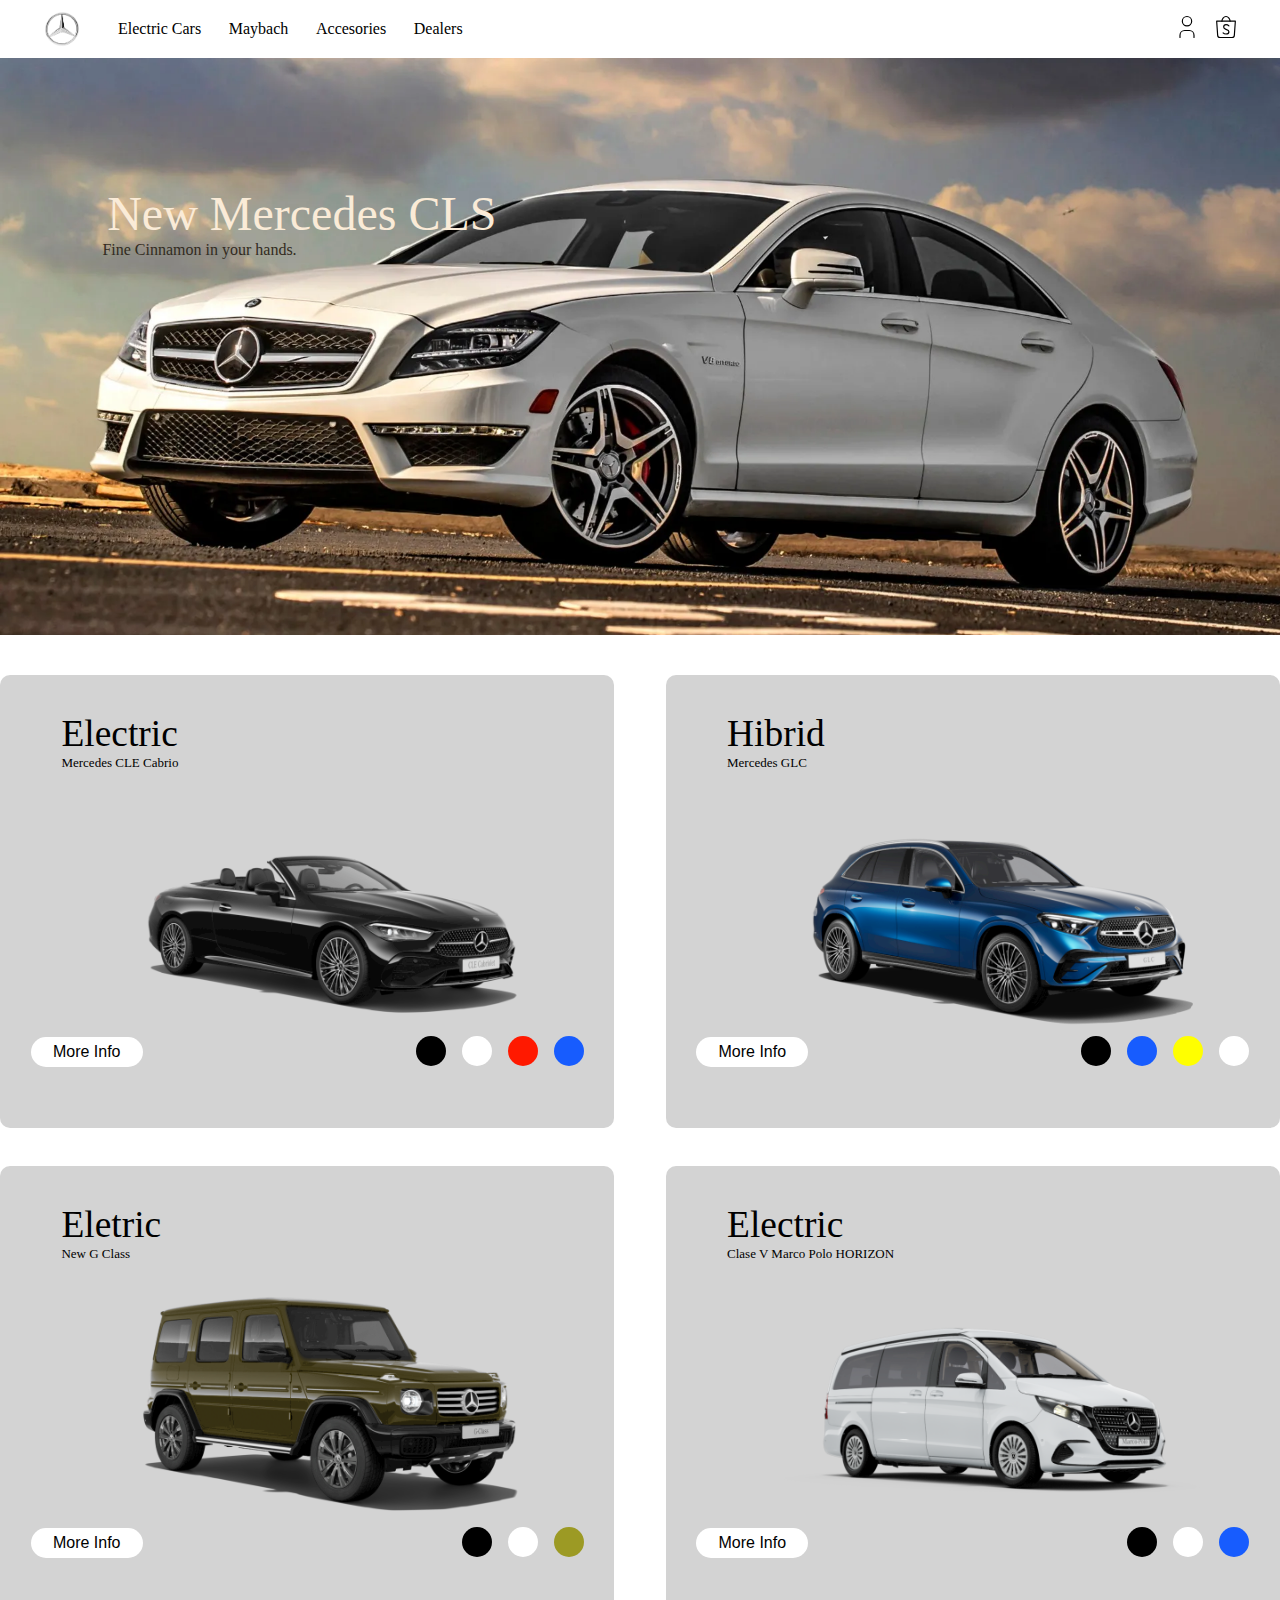
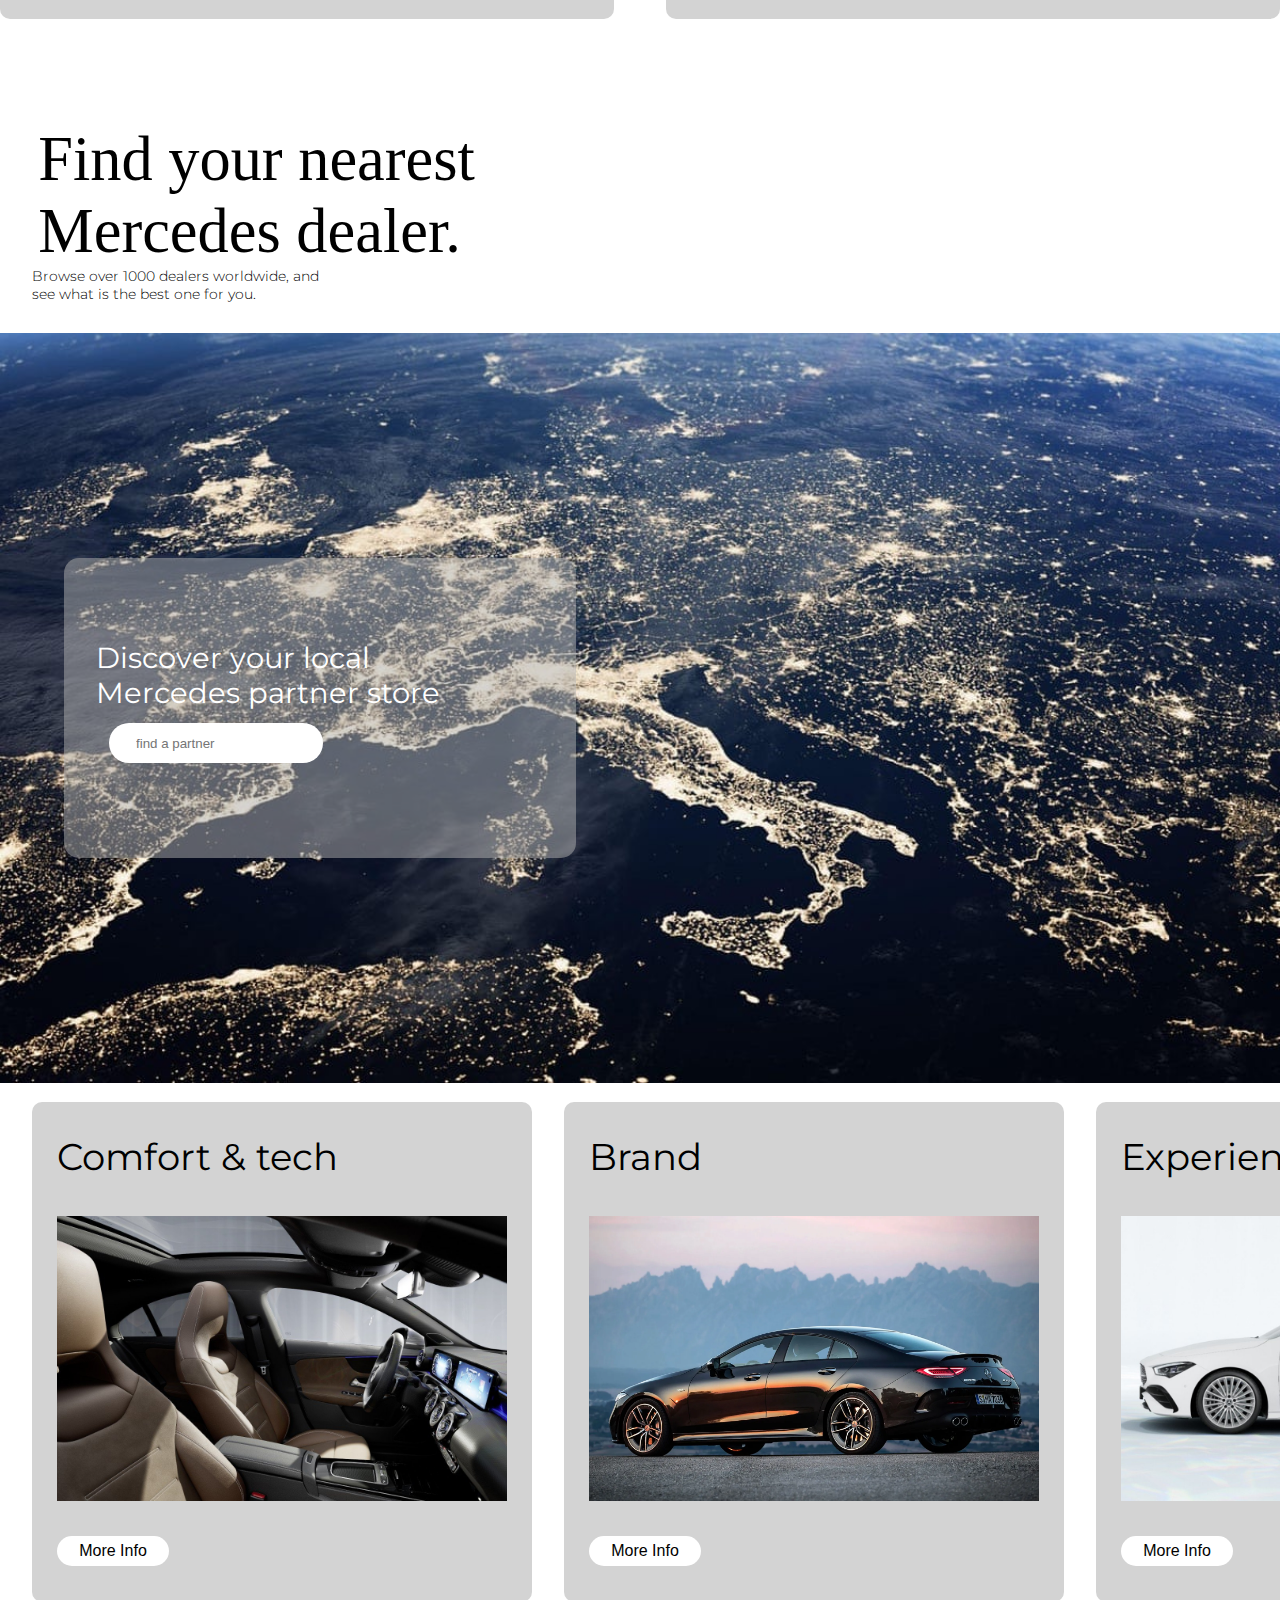
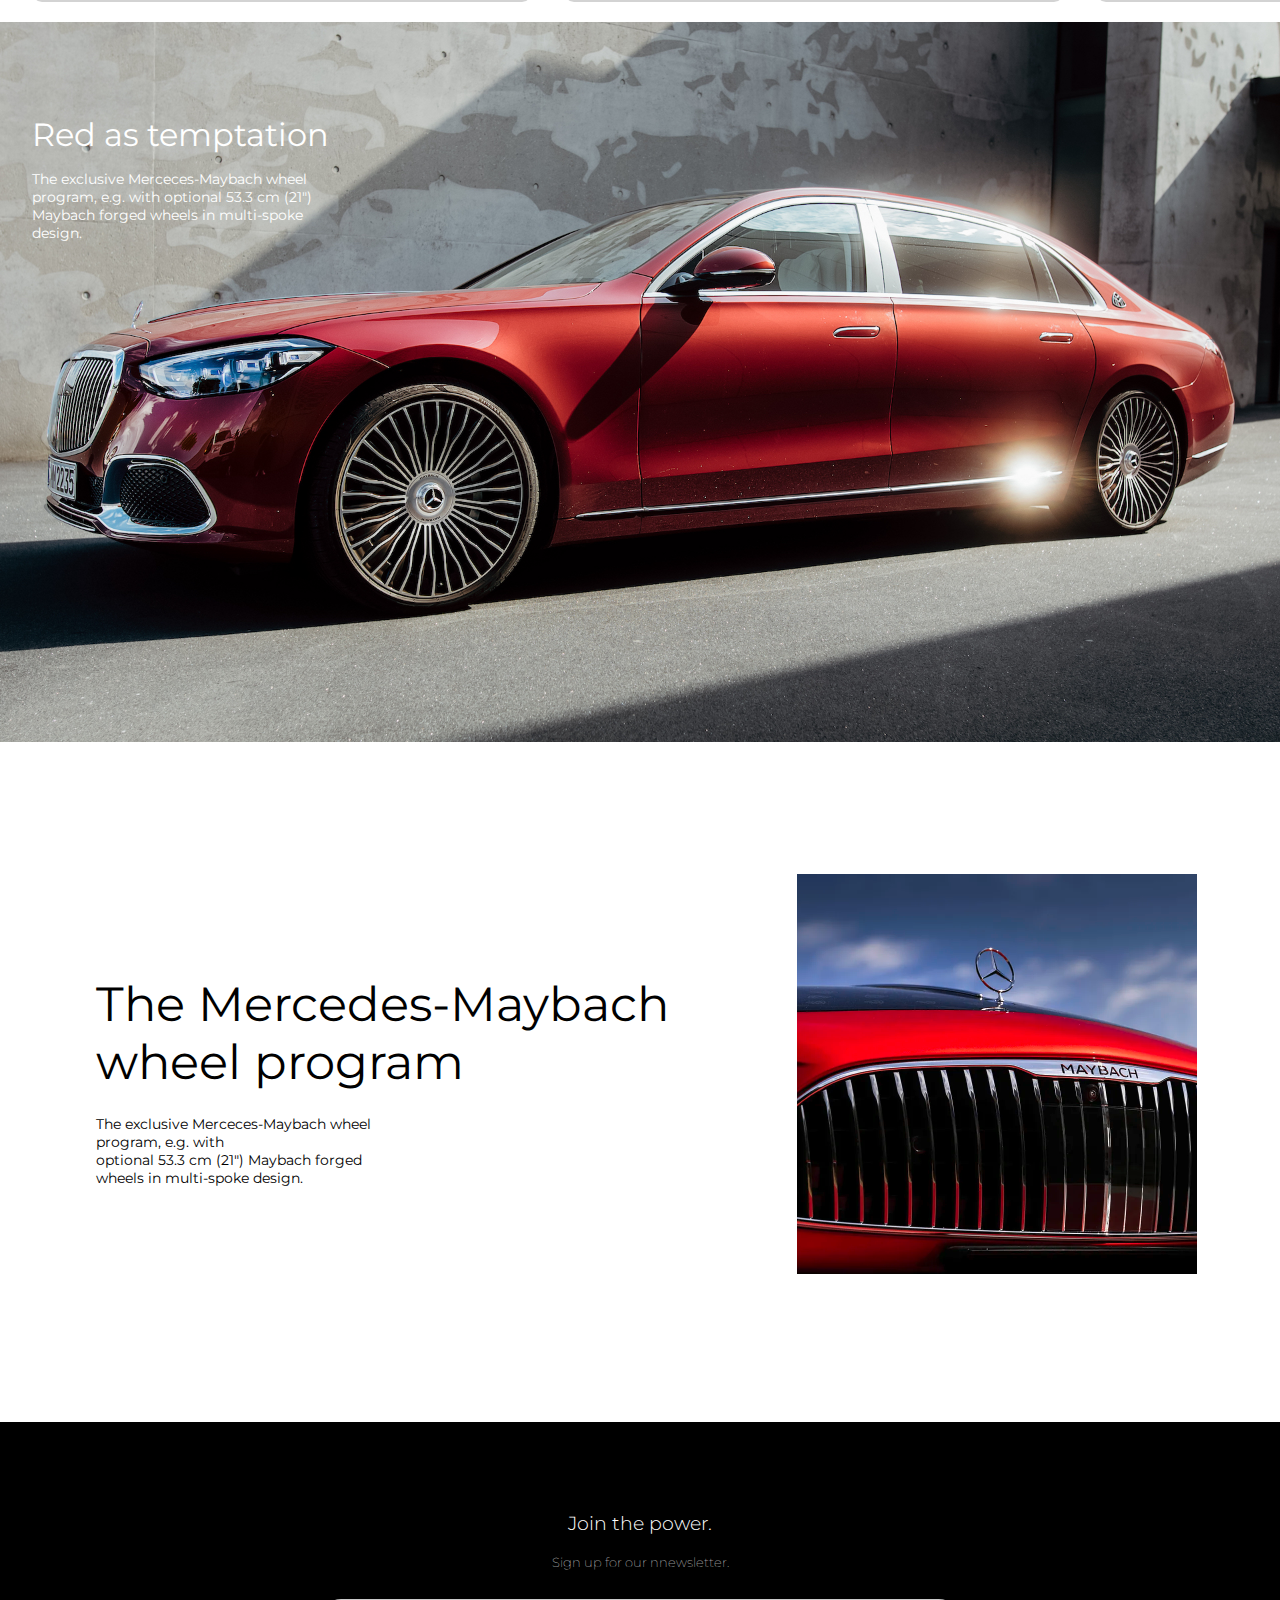
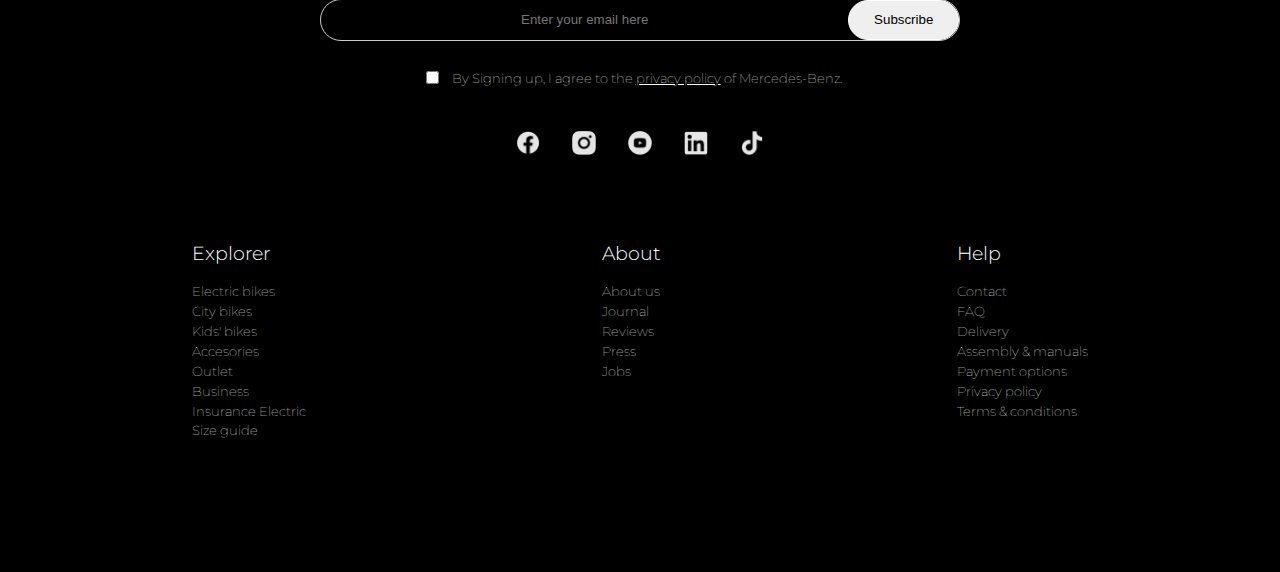
<file: index.html>
<!DOCTYPE html>
<html lang="en">
<head>
    <meta charset="UTF-8">
    <meta name="viewport" content="width=device-width, initial-scale=1.0">
    
    <title>Mercedes-Benz</title>
    <link rel="stylesheet" href="style.css">
    <link rel="shortcut icon" href="src/img/logos/Mercedes-Logo-PNG-Pic.png" type="image/x-icon">
</head>

<body>
    <header>
        <nav id="topnav">
            <nav id="topnavleft">
                <div class="logocontainer">
                    <img class="logosmall" src="./src/img/logos/Mercedes-Logo-PNG-Pic.png" alt="Logo Mercedes-Benz">
                </div>
                <ul>
                    <li><a href="https://www.mercedes-benz.es/passengercars/models.html?filters=ELECTRIC&group=all&subgroup=see-all">Electric Cars</a></li>
                    <li><a href="https://www.mercedes-benz.es/passengercars/models.html?group=maybach&subgroup=see-all&filters=">Maybach</a></li>
                    <li><a href="https://www.mercedes-benz.es/passengercars/services/Certificates-of-Homologations-and-Reforms.html">Accesories</a></li>
                    <li><a href="https://www.mercedes-benz.es/passengercars/services.html">Dealers</a></li>
                </ul>
                
            </nav>

            <nav id="topnavleftsmall">
                <div class="logocontainer">
                    <img class="logosmall" src="./src/img/logos/Mercedes-Logo-PNG-Pic.png" alt="Logo Mercedes-Benz">
                </div>
            </nav>
        
            <nav id="topnavright">
                <ul>
                    <li>
                        <a href="https://www.mercedes-benz.es/passengercars/services/online-appointment-booking.html" title="My Account">
                            <svg xmlns="http://www.w3.org/2000/svg" viewBox="0 0 24 24" fill="none" width="28" height="28" stroke-width="1" stroke-linejoin="round" stroke-linecap="round" stroke="currentColor">
                                <path d="M8 7a4 4 0 1 0 8 0a4 4 0 0 0 -8 0"></path>
                                <path d="M6 21v-2a4 4 0 0 1 4 -4h4a4 4 0 0 1 4 4v2"></path>
                            </svg>
                        </a>
                    </li>
                    <li>
                        <a href="https://www.mercedes-benz.es/passengercars/configurator.html?group=all&subgroup=see-all&filters=" title="My Cart">
                            <svg xmlns="http://www.w3.org/2000/svg" viewBox="0 0 24 24" fill="none" stroke="currentColor" stroke-linecap="round" stroke-linejoin="round" width="28" height="28" stroke-width="1">
                                <path d="M4 7l.867 12.143a2 2 0 0 0 2 1.857h10.276a2 2 0 0 0 2 -1.857l.867 -12.143h-16z"></path>
                                <path d="M8.5 7c0 -1.653 1.5 -4 3.5 -4s3.5 2.347 3.5 4"></path>
                                <path d="M9.5 17c.413 .462 1 1 2.5 1s2.5 -.897 2.5 -2s-1 -1.5 -2.5 -2s-2 -1.47 -2 -2c0 -1.104 1 -2 2 -2s1.5 0 2.5 1"></path>
                            </svg>
                        </a>
                    </li>
                    <li>
                        <img id="hammenu" class="logosmaller" src="src/img/icons/hammenu.png" alt="menu" title="Menu">
                    </li>
                </ul>

            </nav>
        </nav>
    </header>



    <main>

        <section id="monthcampaign">
            <img src="src/img/01_mercedes-cls-c218_crop.png" alt="New Mercedes CLS C218">
            <div>
                <h2>New Mercedes CLS</h2>
                <p>Fine Cinnamon in your hands.</p>
            </div>
        </section>

        <section id="models">
            <div class="models">
                <div class="model">
                    
                    <div class="carname">
                        <h3>Electric</h3>
                        <p>Mercedes CLE Cabrio</p>
                    </div>
                    <div class="carimage">
                        <img src="./src/img/config/2_conf4.png" alt="E450">
                    </div>
                    
                    <div class="cardetails">
                        <a class="moreinfobutton" href="https://www.mercedes-benz.es/passengercars/brand.html">More Info</a>
                        
                        <div class="carcolors">
                            <input type="button" class="btn black" name="colorbutton1" value="null">
                            <input type="button" class="btn white" name="colorbutton1" value="null">
                            <input type="button" class="btn red" name="colorbutton1" value="null">
                            <input type="button" class="btn blue" name="colorbutton1" value="null">
    
                        </div>
                    </div>

                </div>

                <div class="model">
                    
                    <div class="carname">
                        <h3>Hibrid</h3>
                        <p>Mercedes GLC</p>
                    </div>
                    <div class="carimage">
                        <img src="./src/img/config/2_conf6.png" alt="E450">
                    </div>
                    
                    <div class="cardetails">
                        <a class="moreinfobutton" href="https://www.mercedes-benz.es/passengercars/models/suv/glc/overview.html=">More Info</a>

                        <div class="carcolors">
                        <input type="button" class="btn black" name="colorbutton1" value="null">
                        <input type="button" class="btn blue" name="colorbutton1" value="null">
                        <input type="button" class="btn yellow" name="colorbutton1" value="null">
                        <input type="button" class="btn white" name="colorbutton1" value="null">

                    </div>
                    </div>

                </div>

                <div class="model">
                    
                    <div class="carname">
                        <h3>Eletric</h3>
                        <p>New G Class</p>
                    </div>
                    <div class="carimage">
                        <img src="./src/img/config/gclassy.png" alt="E450">
                    </div>
                    
                    <div class="cardetails">

                        <a class="moreinfobutton" href="https://www.mercedes-benz.es/passengercars/models/suv/g-class-electric/overview.html">More Info</a>

                        <div class="carcolors">
                            <input type="button" class="btn black" name="colorbutton1" value="null">
                            <input type="button" class="btn white" name="colorbutton1" value="null">
                            <input type="button" class="btn green" name="colorbutton1" value="null">
    
                        </div>
                    </div>

                </div>

                <div class="model">
                    
                    <div class="carname">
                        <h3>Electric</h3>
                        <p>Clase V Marco Polo HORIZON</p>
                    </div>
                    <div class="carimage">
                        <img src="./src/img/config/marcopolo.png" alt="Marco Polo">
                    </div>
                    
                    <div class="cardetails">

                        <a class="moreinfobutton" href="https://www.mercedes-benz.es/passengercars/models/van/marco-polo-horizon/overview.html">More Info</a>


                        <div class="carcolors">
                            <input type="button" class="btn black" name="colorbutton1" value="null">
                            <input type="button" class="btn white" name="colorbutton1" value="null">
                            <input type="button" class="btn blue" name="colorbutton1" value="null">
    
                        </div>
                    </div>

                </div>
            




            </div>

            
    
        </section>

        <section id="dealers">
            <div>
                <h2>Find your nearest <br> Mercedes dealer.</h2>
                <p>Browse over 1000 dealers worldwide, and <br> see what is the best one for you.</p>
            </div>
        
            <div>
                <img src="./src/img/6_aerialcrop.jpeg" alt="Arkansas from ISS">

                <div id="searchbox">
                    <h3>Discover your local Mercedes partner store</h3>
                    <input type="text" placeholder="find a partner">
                </div>
            </div>
            





        </section>

        <section id="highlights"> 
            
            <div class="ficha">
                <div class="fichaName">
                    <h3>Comfort & tech</h3>
                </div>
                <div class="fichaImage">
                    <img src="./src/img/indepth/09_interior-mercedes-benz-cla-coupe-c118-highlights-interior-3302x1858-05-2024.jpeg" alt="Comfort">
                </div>
                        
                <div class="fichaDetails">
                    <a class="moreinfobutton" href="https://www.mercedes-benz.es/passengercars/technology/drive-pilot.html">More Info</a>
                      
                </div>
            </div>

            <div class="ficha">
                <div class="fichaName">
                    <h3>Brand</h3>
                </div>
                <div class="fichaImage">
                    <img src="./src/img/indepth/08_exterior-mercedes-cls.webp" alt="Line">
                </div>
                        
                <div class="fichaDetails">
                    <a class="moreinfobutton" href="https://www.mercedes-benz.es/passengercars/brand.html">More Info</a>
                      
                </div>
            </div>

            <div class="ficha">
                <div class="fichaName">
                    <h3>Experience</h3>
                </div>
                <div class="fichaImage">
                    <img src="./src/img/indepth/07_estilo-mercedes-benz-cla-coupe-c118-highlights-exterior-3302x1858-11-2023.jpg" alt="Experience">
                </div>
                        
                <div class="fichaDetails">
                    <a class="moreinfobutton" href="https://www.mercedes-benz.es/passengercars/brand/magazine.html">More Info</a>
                    
                </div>
            </div>

            <div class="ficha">
                <div class="fichaName">
                    <h3>Plug and play</h3>
                </div>
                <div class="fichaImage">
                    <img src="./src/img/indepth/10_enchufable-mercedes-benz-cla-coupe-c118-highlights-plug-in-hybrid-3302x1858-02-2023.jpeg" alt="Electric">
                </div>
                        
                <div class="fichaDetails">
                    <a class="moreinfobutton" href="https://www.mercedes-benz.es/passengercars/technology/e-mobility.html">More Info</a>
                     
                </div>
            </div>

            <div class="ficha">
                <div class="fichaName">
                    <h3>Safety</h3>
                </div>
                <div class="fichaImage">
                    <img src="./src/img/indepth/11_shootingbrake-mercedes-benz-cla-coupe-c118-highlights-shooting-brake-3302x1858-02-2023.jpeg" alt="Safety">
                </div>
                        
                <div class="fichaDetails">
                    <a class="moreinfobutton" href="https://www.mercedes-benz.es/passengercars/technology/advanced-driver-assistance-systems.html">More Info</a>
                     
                </div>
            </div>
            
                


            
        </section>

        <section id="maybach">
            <div id="mainMaybach">
                <img src="./src/img/13_maybach.jpeg" alt="Maybach">      
            </div>
            <div id="overlayMaybach">
                    <h3>Red as temptation</h3>
                    <p>The exclusive Merceces-Maybach wheel program, e.g. with optional 53.3 cm (21") Maybach forged wheels in multi-spoke design.</p>
            </div>

            <div id="wheels">
                <div>
                    <h3>The Mercedes-Maybach <br> wheel program</h3>
                    <p>The exclusive Merceces-Maybach wheel program, e.g. with <br> optional 53.3 cm (21") Maybach forged wheels in multi-spoke design.</p>
                </div>
                
                <img src="./src/img/14_maybach-detalle.webp" alt="Maybach Fine-tuning program">
                
            </div>

            <div id="wheelSmall">
                <div>
                    <h3>The Mercedes-Maybach <br> wheel program</h3>
                    <img src="./src/img/14_maybach-detalle.webp" alt="Maybach Fine-tuning program">
                    <p>The exclusive Merceces-Maybach wheel program, e.g. with  optional 53.3 cm (21") Maybach forged wheels in multi-spoke design.</p>
                </div>
                
                
                
            </div>

        </section>
    </main>






    <footer>
    
        <h3>Join the power.</h3>
        
        
        <p>Sign up for our nnewsletter.</p>
        <div id="joinnews">
            <input type="text" placeholder="Enter your email here">
            <button> Subscribe</button>
        </div>
        <div id="agree">
            <input type="checkbox" name="agreecheck" id="agreecheck"> 
            <p>By Signing up, I agree to the <span>privacy policy</span> of Mercedes-Benz.</p>
        </div>
        <div id="social">
            <div>
                <ul>
                    <li><img src="./src/img/icons/facebook.png" alt="Logo Facebook"></li>
                    <li><img src="./src/img/icons/instagram.png" alt="Logo Instagram"></li>
                    <li><img src="./src/img/icons/youtube.png" alt="Logo Youtube"></li>
                    <li><img src="./src/img/icons/linkedin.png" alt="Logo LinkedIn"></li>
                    <li><img src="./src/img/icons/tiktok.png" alt="Logo Tiktok"></li>
                </ul>
            </div>
        </div>

        <div id="moresections">
            <div class="sectionsarea">
                <h3>Explorer</h3>
                <ul>
                    <li>Electric bikes</li>
                    <li>City bikes</li>
                    <li>Kids' bikes</li>
                    <li>Accesories</li>
                    <li>Outlet</li>
                    <li>Business</li>
                    <li>Insurance Electric</li>
                    <li>Size guide</li>
                </ul>
               
            </div>
            <div class="sectionsarea">
                <h3>About</h3>
                <ul>
                    <li>About us</li>
                    <li>Journal</li>
                    <li>Reviews</li>
                    <li>Press</li>
                    <li>Jobs</li>
                </ul>
            </div>
            <div class="sectionsarea">
                <h3>Help</h3>
                <ul>
                    <li>Contact</li>
                    <li>FAQ</li>
                    <li>Delivery</li>
                    <li>Assembly & manuals</li>
                    <li>Payment options</li>
                    <li>Privacy policy</li>
                    <li>Terms & conditions</li>
                </ul>
               
            </div>
        </div>

    </footer>

</body>
</html>
</file>
<file: style.css>
@import url(./src/navigationBar/styleNavigation.css);
@import url(./src/footer/styleFooter.css);
@import url(./src/main/new.css);
@import url(./src/main/models.css);
@import url(./src/main/dealers.css);
@import url(./src/main/highlights.css);
@import url(./src/main/maybach.css);


* {
    margin: 0;
    padding: 0;
    list-style: none;
    box-sizing: border-box;
}

body{
    display: flex;
    flex-direction: column;
    align-items: center;
    min-width: 300px;

}

header, main, footer {
    position: relative;
    width: 100%;
    margin-top: 20px;
    display: flex;
    justify-content: center;


}


main {
    /*background-color: rgb(157, 125, 165);*/
    flex-direction: column;
    justify-content: center;
    align-items: center;


}
</file>
